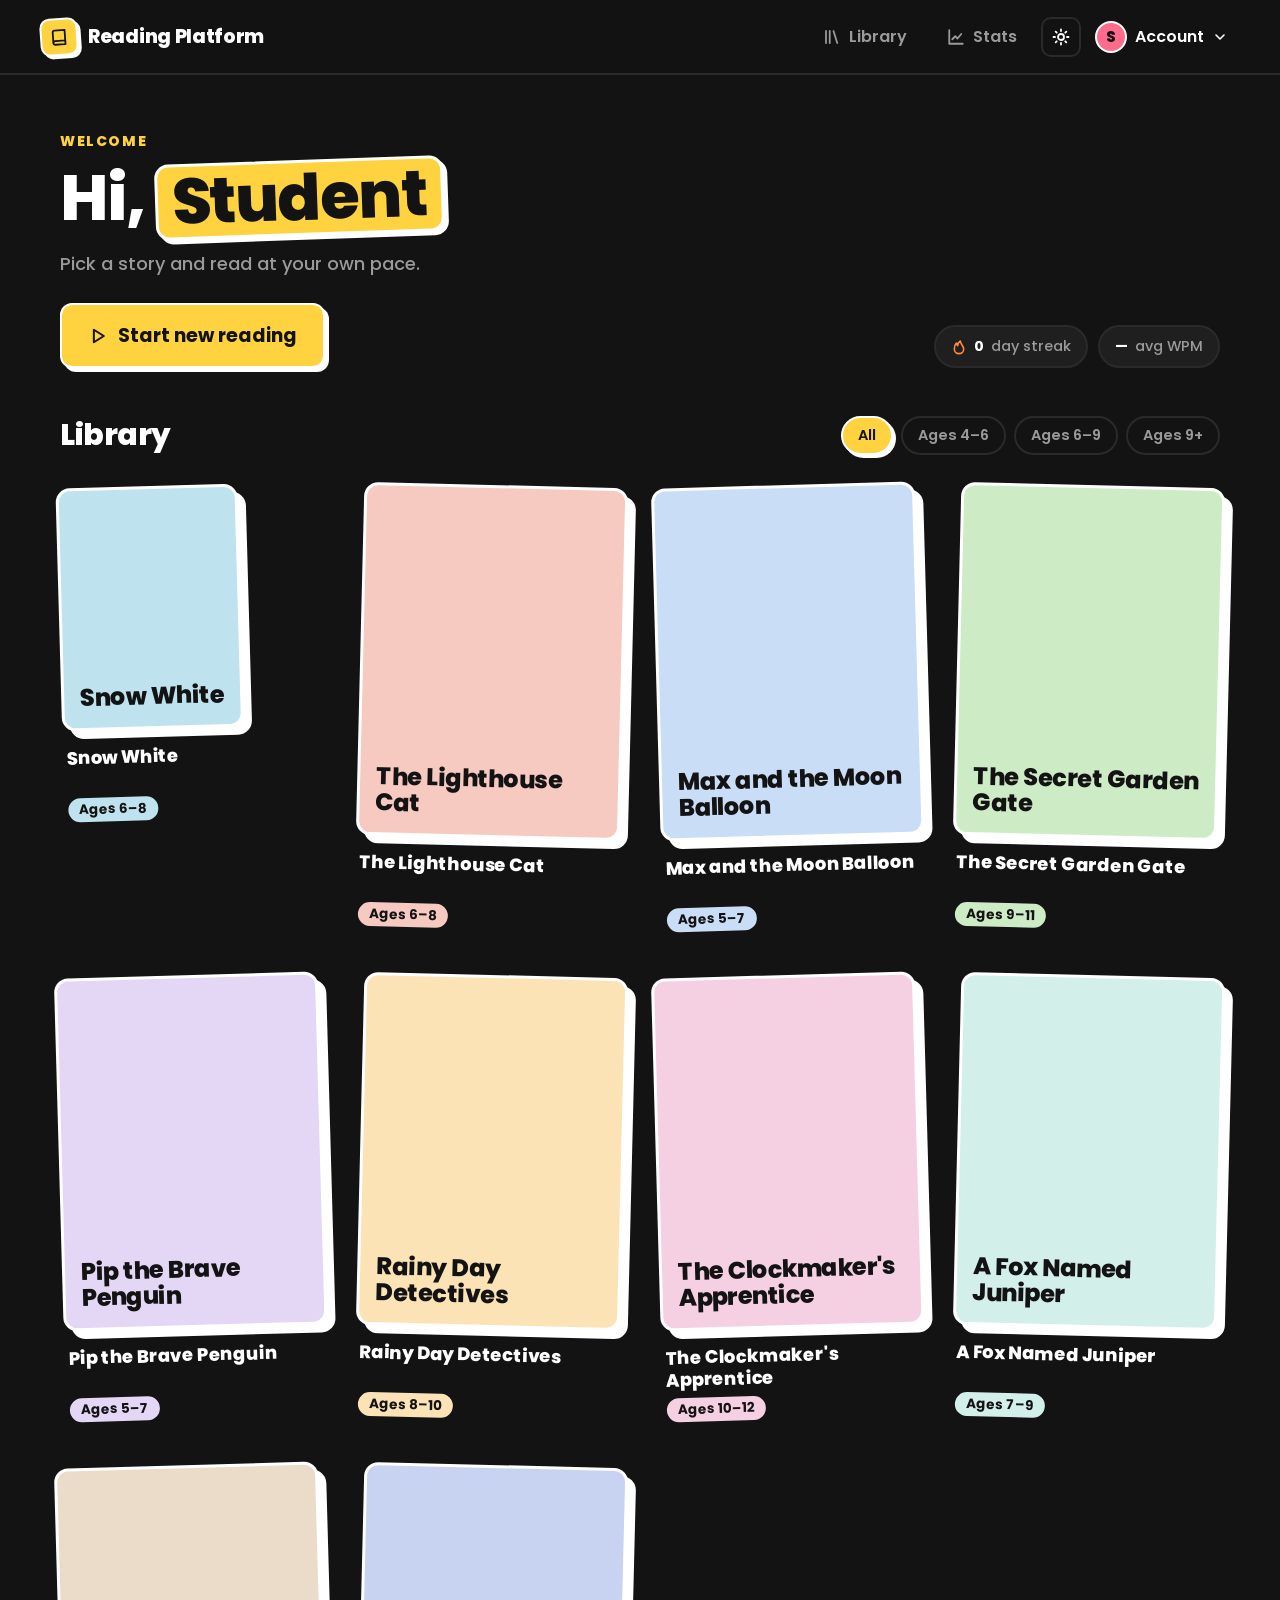
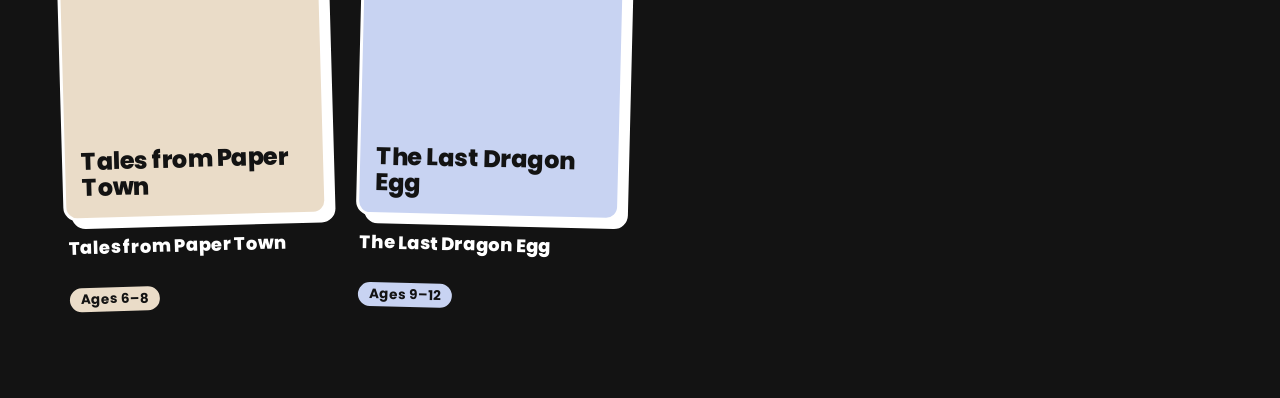
<file: index.html>
<!DOCTYPE html>
<html lang="en" data-theme="dark">
<head>
  <meta charset="UTF-8" />
  <meta name="viewport" content="width=device-width, initial-scale=1, viewport-fit=cover" />
  <title>Reading Platform</title>
  <link rel="preconnect" href="https://fonts.googleapis.com" />
  <link rel="preconnect" href="https://fonts.gstatic.com" crossorigin />
  <link href="https://fonts.googleapis.com/css2?family=Poppins:wght@400;500;600;700;800&display=swap" rel="stylesheet" />
  <link rel="stylesheet" href="css/styles.css" />
</head>
<body>
  <div id="app"></div>
  <script src="js/data.js"></script>
  <script src="js/app.js"></script>
</body>
</html>
</file>
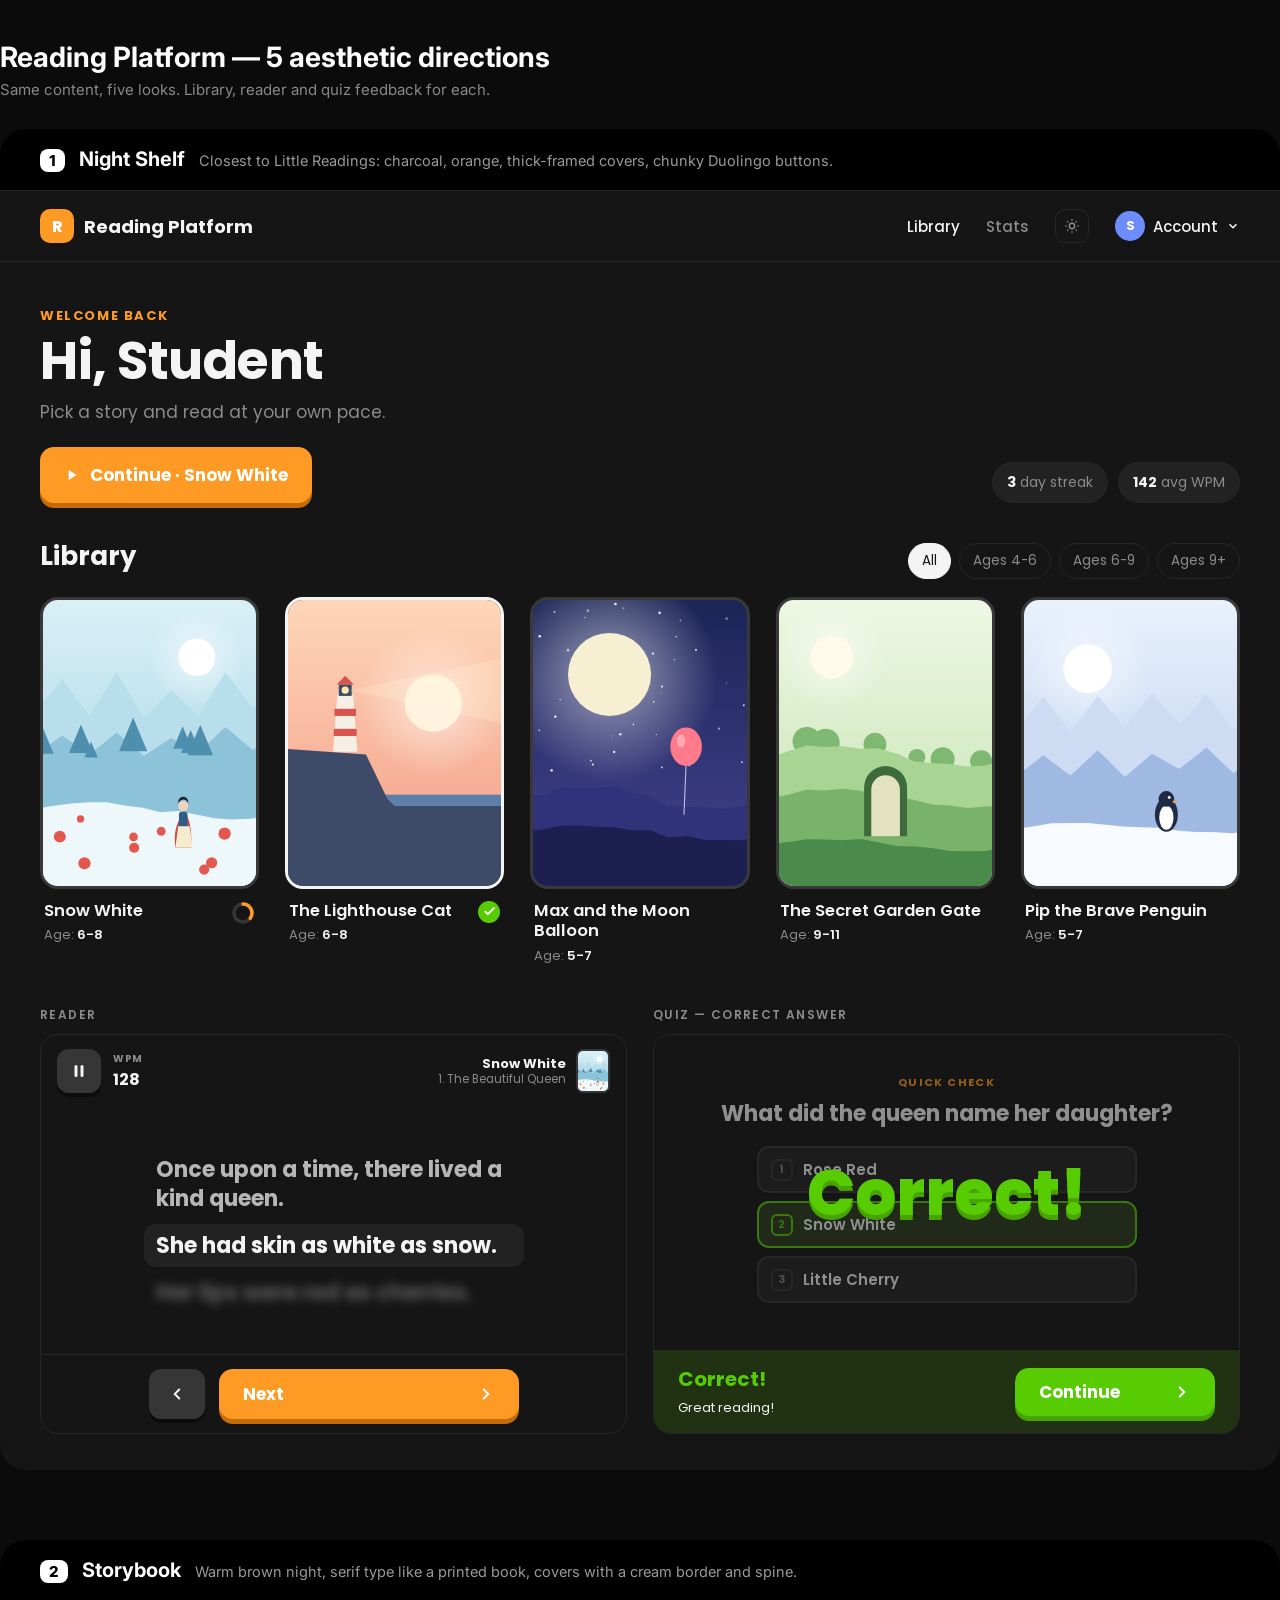
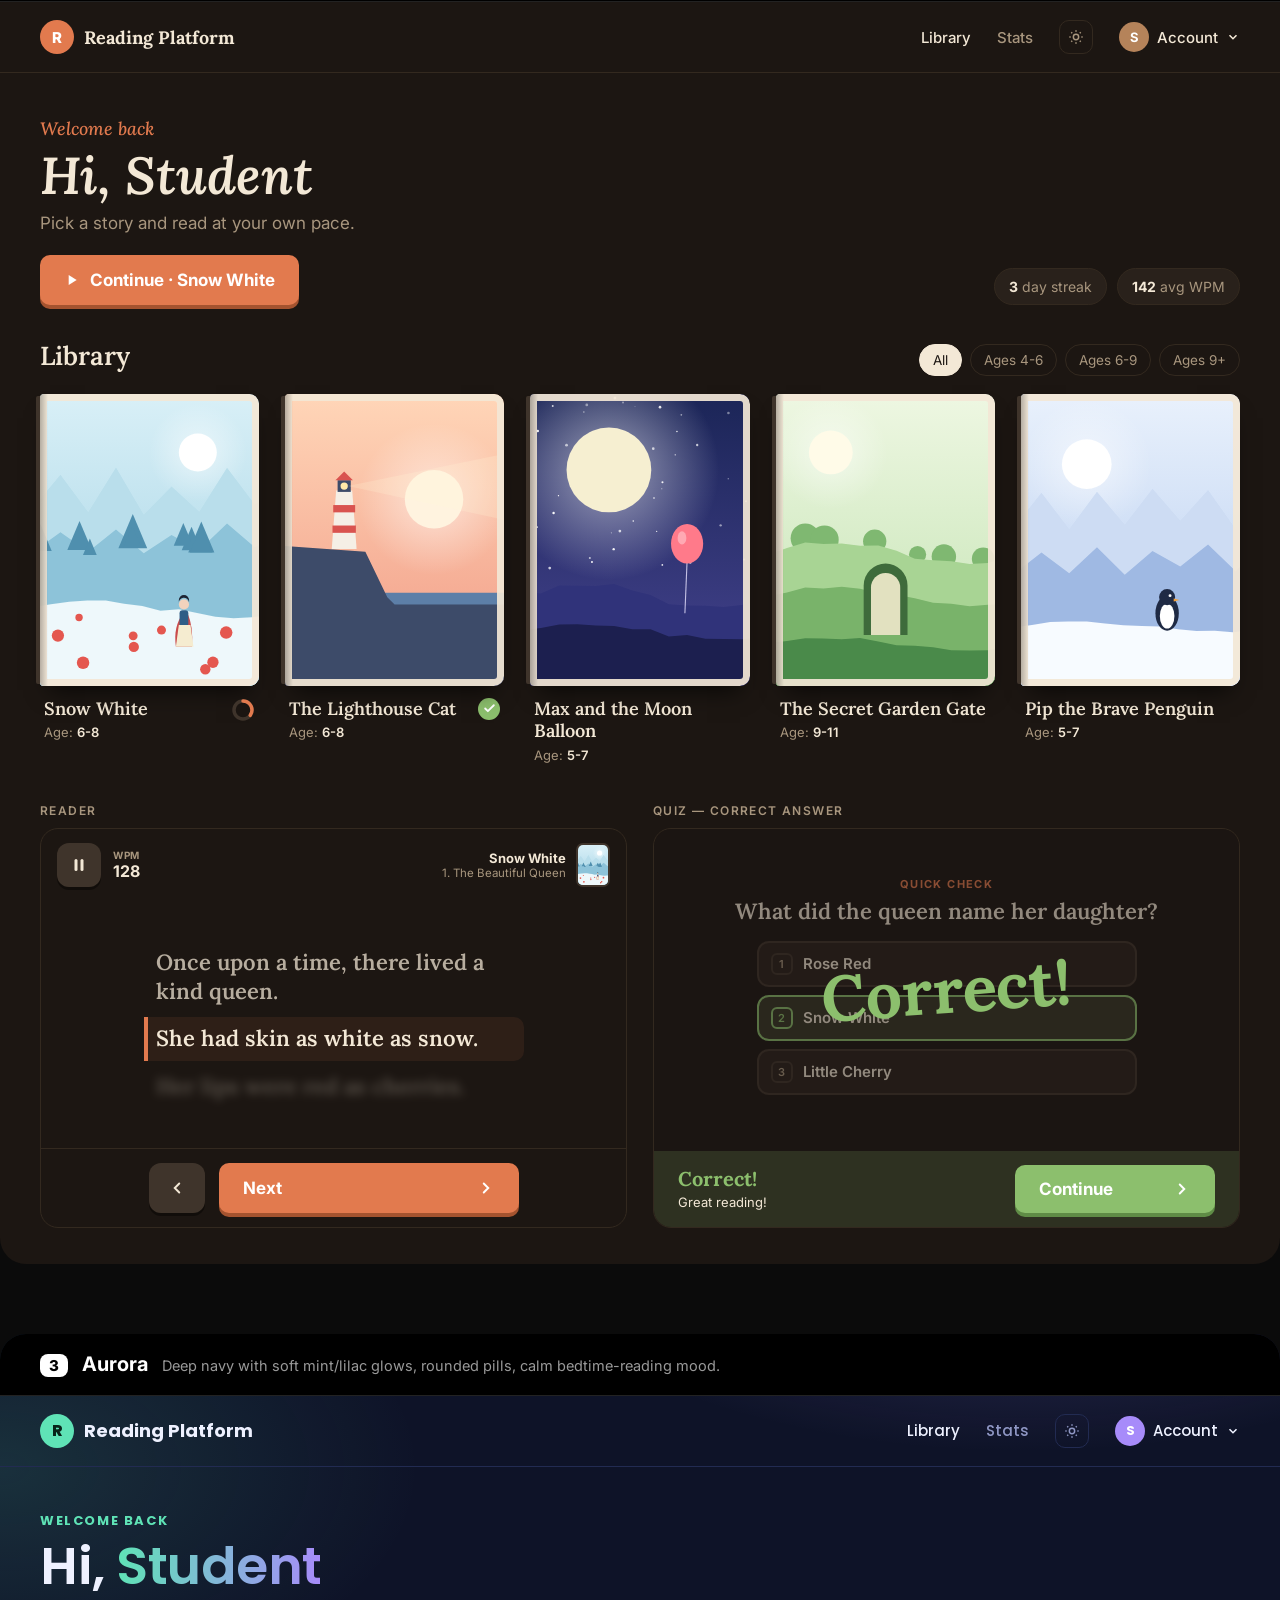
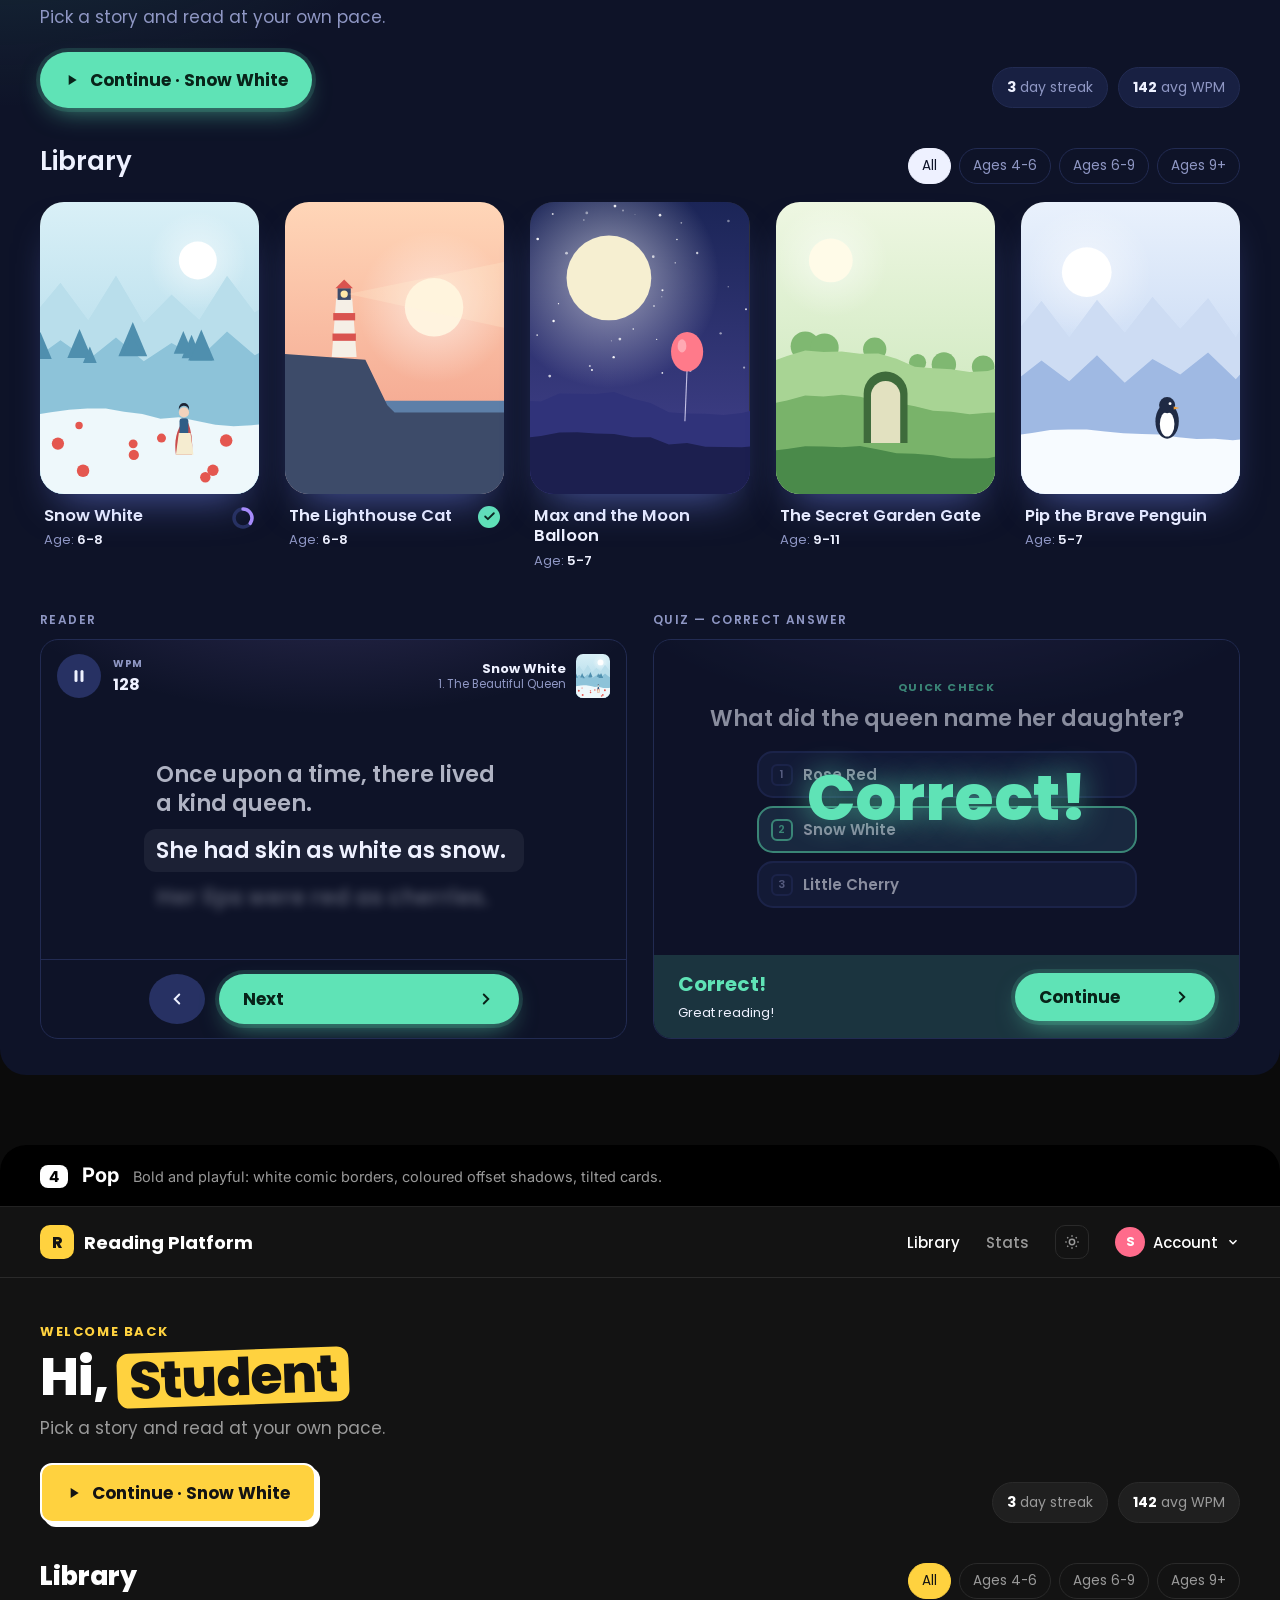
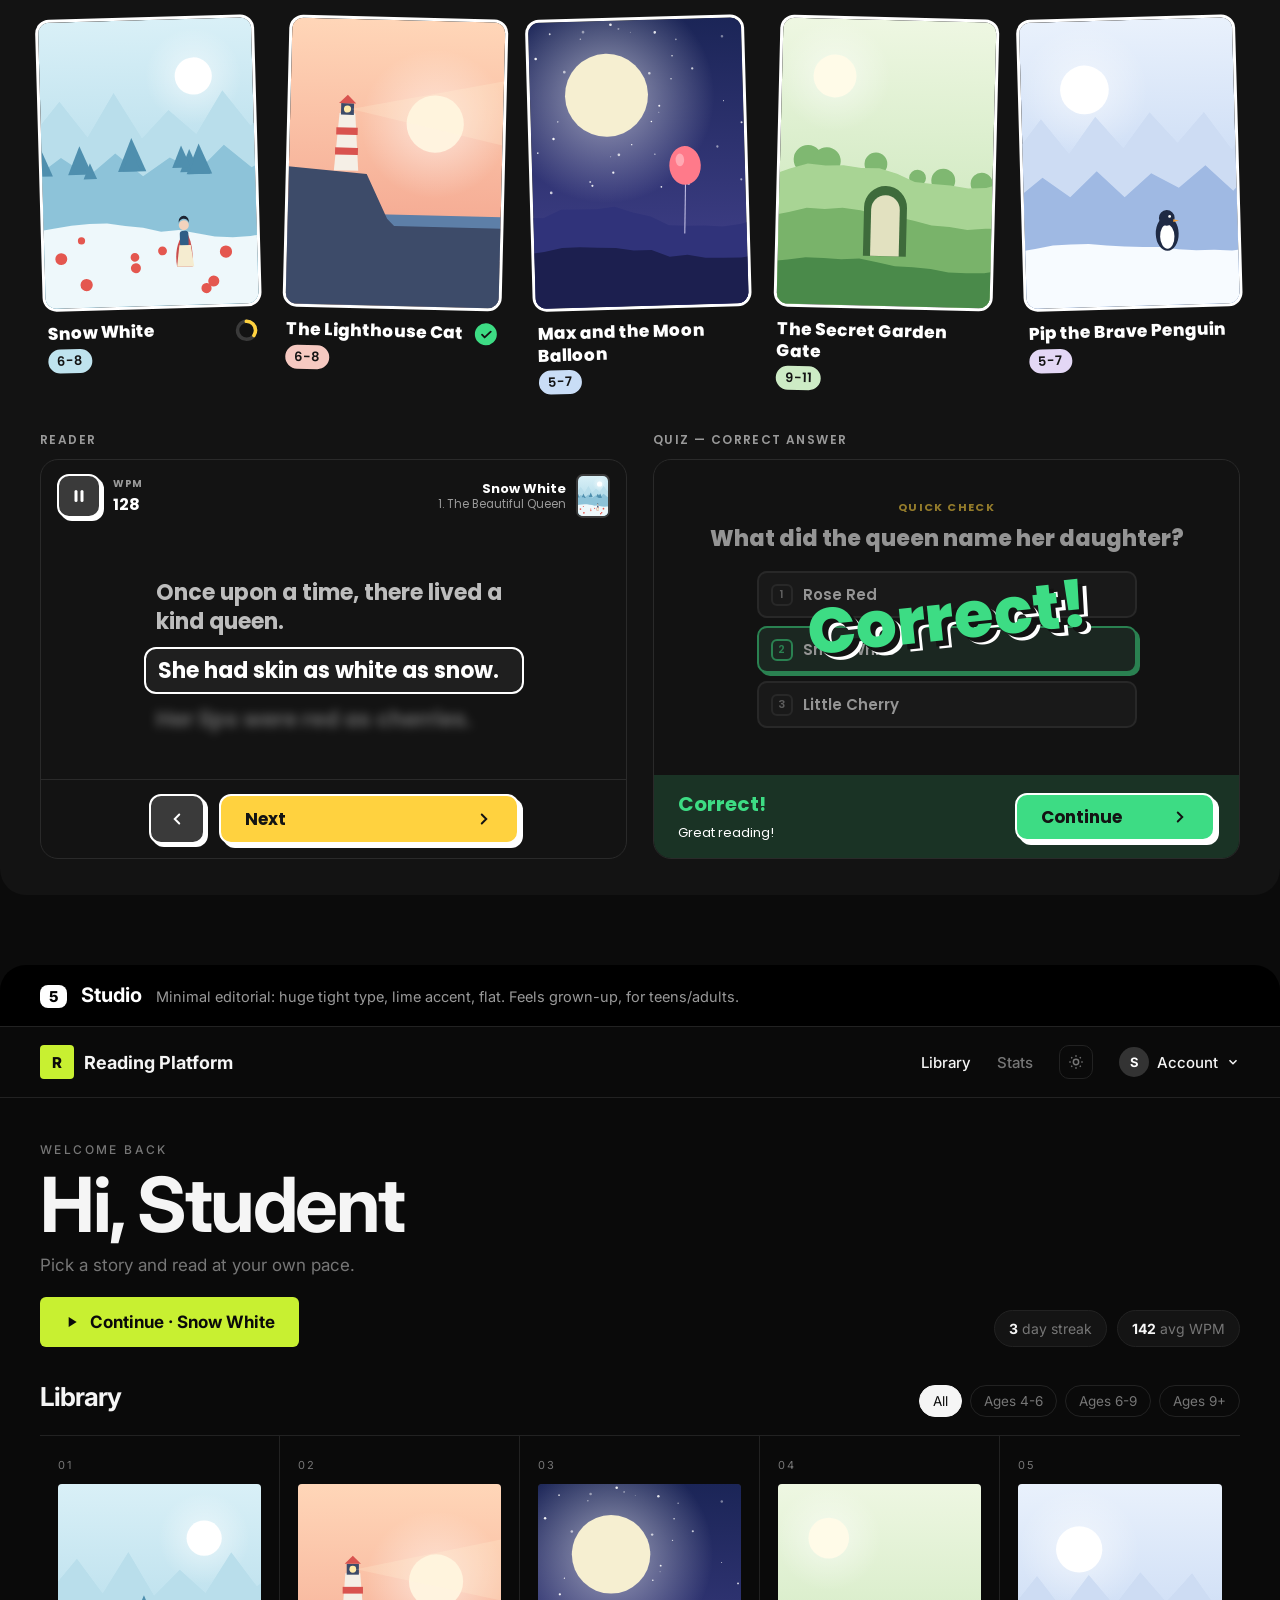
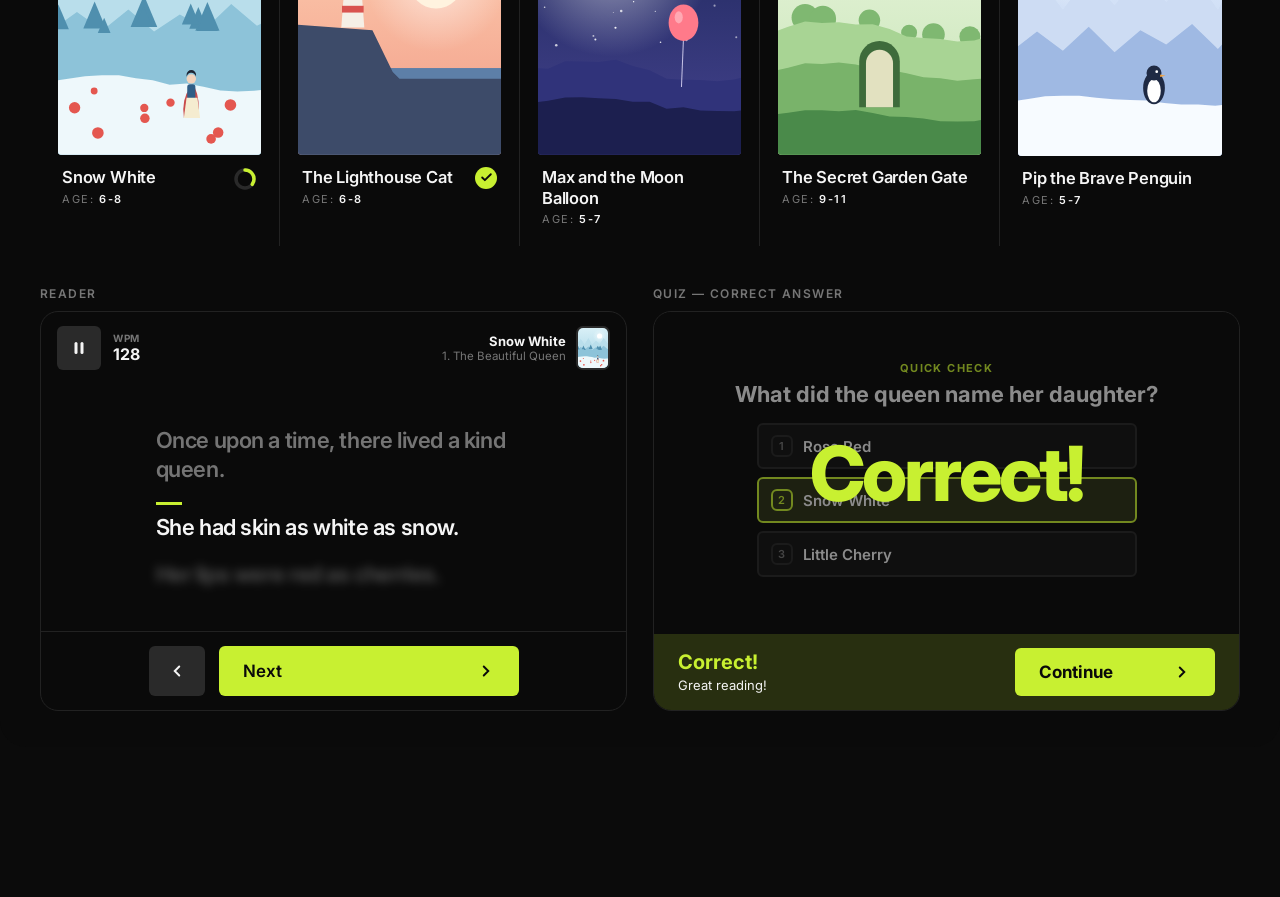
<file: design-options.html>
<!DOCTYPE html>
<html lang="en">
<head>
<meta charset="UTF-8" />
<meta name="viewport" content="width=device-width, initial-scale=1" />
<title>Reading Platform — 5 aesthetic directions</title>
<link rel="preconnect" href="https://fonts.googleapis.com" />
<link rel="preconnect" href="https://fonts.gstatic.com" crossorigin />
<link href="https://fonts.googleapis.com/css2?family=Inter:wght@400;500;600;700;800&family=Lora:ital,wght@0,500;0,600;0,700;1,500;1,600&family=Poppins:wght@400;500;600;700;800&display=swap" rel="stylesheet" />
<style>
  * { box-sizing: border-box; }
  body { margin: 0; background: #0b0b0b; color: #ddd; font-family: Inter, system-ui, sans-serif; padding: 40px 0 80px; }
  .doc-title { width: 1280px; margin: 0 auto 30px; font-size: 15px; color: #888; }
  .doc-title h1 { color: #fff; font-size: 28px; margin: 0 0 6px; }

  /* ================= Board scaffold ================= */
  .board {
    width: 1280px; margin: 0 auto 70px; padding: 0 0 36px; border-radius: 26px; overflow: hidden;
    background: var(--bg); color: var(--text); font-family: var(--font-ui);
  }
  .board-label {
    display: flex; align-items: baseline; gap: 14px; padding: 18px 40px; background: #000; color: #fff;
    font-family: Inter, sans-serif; border-bottom: 1px solid #222;
  }
  .board-label b { font-size: 20px; }
  .board-label span { color: #999; font-size: 14.5px; }
  .board-label .num { background: #fff; color: #000; border-radius: 8px; padding: 2px 9px; font-weight: 800; font-size: 15px; }

  .hdr { display: flex; align-items: center; justify-content: space-between; padding: 18px 40px; border-bottom: 1px solid var(--border); }
  .brand { display: flex; align-items: center; gap: 10px; font-weight: 700; font-size: 18px; font-family: var(--font-display); }
  .brand-mark { width: 34px; height: 34px; border-radius: var(--mark-radius, 10px); background: var(--accent); color: var(--accent-ink); display: grid; place-items: center; font-weight: 800; font-family: var(--font-ui); font-size: 15px; }
  .nav { display: flex; align-items: center; gap: 26px; font-size: 15px; color: var(--muted); font-weight: 500; }
  .nav .on { color: var(--text); }
  .acct { display: flex; align-items: center; gap: 8px; color: var(--text); }
  .avatar { width: 30px; height: 30px; border-radius: 50%; background: var(--avatar, #6c8cff); color: #fff; display: grid; place-items: center; font-size: 13px; font-weight: 700; }
  .modebtn { width: 34px; height: 34px; border-radius: 10px; display: grid; place-items: center; border: 1px solid var(--border); color: var(--muted); }

  .hero { padding: 44px 40px 34px; display: flex; justify-content: space-between; align-items: flex-end; }
  .eyebrow { font-size: 13px; letter-spacing: 1.6px; text-transform: uppercase; color: var(--accent); font-weight: 700; margin-bottom: 8px; }
  .hello { font-family: var(--font-display); font-size: 52px; font-weight: var(--display-weight, 700); line-height: 1.05; letter-spacing: var(--display-track, -0.5px); margin: 0; }
  .sub { color: var(--muted); font-size: 17px; margin: 10px 0 0; }
  .stats-mini { display: flex; gap: 10px; }
  .pill { padding: 9px 14px; border-radius: 999px; background: var(--surface); border: 1px solid var(--border); font-size: 14px; color: var(--muted); }
  .pill b { color: var(--text); }

  .btn {
    display: inline-flex; align-items: center; gap: 10px; border: 0; font-family: var(--font-ui);
    background: var(--accent); color: var(--accent-ink); font-weight: 700; font-size: 17px;
    padding: 15px 24px; border-radius: var(--btn-radius); box-shadow: var(--btn-shadow);
  }
  .btn.green { background: var(--success); color: var(--success-ink, #fff); box-shadow: var(--btn-shadow-green); }

  .lib-head { display: flex; justify-content: space-between; align-items: baseline; padding: 0 40px 18px; }
  .lib-head h2 { font-family: var(--font-display); font-size: 26px; margin: 0; font-weight: var(--display-weight, 700); }
  .filters { display: flex; gap: 8px; }
  .filters span { font-size: 13.5px; padding: 7px 13px; border-radius: 999px; border: 1px solid var(--border); color: var(--muted); }
  .filters span.on { background: var(--text); color: var(--bg); border-color: var(--text); }

  .grid { display: grid; grid-template-columns: repeat(5, 1fr); gap: 26px; padding: 0 40px 40px; }
  .card { position: relative; }
  .cover { position: relative; aspect-ratio: 3/4; overflow: hidden; border-radius: var(--cover-radius); border: var(--cover-border); box-shadow: var(--cover-shadow); background: #333; }
  .cover svg { position: absolute; inset: 0; width: 100%; height: 100%; display: block; }
  .meta { display: flex; justify-content: space-between; align-items: flex-start; gap: 8px; padding: 12px 4px 0; }
  .title { font-weight: 600; font-size: 16.5px; line-height: 1.25; font-family: var(--font-title, var(--font-ui)); }
  .age { margin-top: 4px; font-size: 13px; color: var(--muted); }
  .age b { color: var(--text); font-weight: 600; }
  .ring { flex: none; transform: rotate(-90deg); }
  .ring .bg { stroke: var(--surface-2); }
  .ring .fg { stroke: var(--accent); }
  .check { flex: none; width: 22px; height: 22px; border-radius: 50%; background: var(--success); color: var(--success-ink, #fff); display: grid; place-items: center; }

  /* ================= Reader + quiz frames ================= */
  .frames { display: grid; grid-template-columns: 1fr 1fr; gap: 26px; padding: 0 40px; }
  .frame-cap { font-size: 12px; text-transform: uppercase; letter-spacing: 1.4px; color: var(--muted); margin-bottom: 10px; font-weight: 600; }
  .screen { height: 400px; border-radius: 18px; border: 1px solid var(--border); background: var(--reader-bg, var(--bg)); display: flex; flex-direction: column; overflow: hidden; position: relative; }
  .r-top { display: flex; justify-content: space-between; align-items: center; padding: 14px 16px; }
  .r-left { display: flex; gap: 12px; align-items: center; }
  .sq { width: 44px; height: 44px; border-radius: var(--sq-radius, 12px); background: var(--surface-2); display: grid; place-items: center; color: var(--text); box-shadow: var(--sq-shadow); }
  .wpm small { display: block; font-size: 10px; color: var(--muted); font-weight: 700; letter-spacing: .5px; }
  .wpm b { font-size: 16px; }
  .r-right { display: flex; gap: 10px; align-items: center; text-align: right; font-size: 13px; line-height: 1.25; }
  .r-right small { display: block; font-size: 11.5px; color: var(--muted); }
  .mini { width: 34px; height: 44px; border-radius: 7px; overflow: hidden; position: relative; border: var(--mini-border, 2px solid var(--surface-2)); }
  .mini svg { position: absolute; inset: 0; width: 100%; height: 100%; }
  .r-stage { flex: 1; display: flex; flex-direction: column; justify-content: center; align-items: center; padding: 0 30px; overflow: hidden; }
  .sent { width: 100%; max-width: 380px; font-family: var(--font-read); font-weight: var(--read-weight, 700); font-size: 22px; line-height: 1.32; padding: 7px 12px; border-radius: 12px; margin: 2px 0; }
  .sent.read { opacity: .72; }
  .sent.cur { background: var(--current-bg, var(--surface)); box-shadow: var(--current-shadow, none); }
  .sent.up { filter: blur(5px); opacity: .3; }
  .r-bottom { display: flex; justify-content: center; gap: 14px; padding: 14px; border-top: 1px solid var(--border); }
  .r-bottom .sq { width: 56px; height: 50px; }
  .r-bottom .btn { width: 300px; justify-content: space-between; height: 50px; }

  .q { flex: 1; display: flex; flex-direction: column; align-items: center; justify-content: center; padding: 0 30px; position: relative; }
  .q-label { font-size: 11px; letter-spacing: 1.4px; color: var(--accent); font-weight: 700; text-transform: uppercase; margin-bottom: 6px; }
  .q h3 { font-family: var(--font-display); font-size: 22px; margin: 0 0 16px; text-align: center; font-weight: var(--display-weight, 700); }
  .opt { width: 100%; max-width: 380px; display: flex; gap: 10px; align-items: center; padding: 10px 12px; border-radius: var(--opt-radius, 12px); border: 2px solid var(--surface-2); background: var(--surface); margin-bottom: 8px; font-weight: 600; font-size: 15px; }
  .opt .k { width: 22px; height: 22px; border-radius: 6px; border: 2px solid var(--surface-2); display: grid; place-items: center; font-size: 11px; color: var(--muted); }
  .opt.ok { border-color: var(--success); background: color-mix(in srgb, var(--success) 14%, var(--surface)); }
  .opt.ok .k { border-color: var(--success); color: var(--success); }
  .correct-big { position: absolute; inset: 0; display: grid; place-items: center; background: color-mix(in srgb, var(--reader-bg, var(--bg)) 45%, transparent); }
  .correct-big span { font-family: var(--font-display); font-size: 64px; font-weight: 800; color: var(--success); text-shadow: var(--correct-shadow); transform: rotate(var(--correct-rot, 0deg)); }
  .fb { display: flex; justify-content: space-between; align-items: center; padding: 14px 24px; background: color-mix(in srgb, var(--success) 16%, var(--reader-bg, var(--bg))); }
  .fb b { color: var(--success); font-size: 20px; font-family: var(--font-display); display: block; }
  .fb small { font-size: 13px; }
  .fb .btn { width: 200px; justify-content: space-between; height: 48px; }

  /* =================================================================
     1 — NIGHT SHELF  (closest to Little Readings)
     ================================================================= */
  .o1 {
    --bg: #151515; --surface: #222; --surface-2: #363636; --border: #262626; --text: #f4f4f4; --muted: #8b8b8b;
    --accent: #ff9a25; --accent-ink: #fff; --success: #58cc02;
    --font-ui: Poppins, sans-serif; --font-display: Poppins, sans-serif; --font-read: Poppins, sans-serif;
    --btn-radius: 14px; --btn-shadow: 0 5px 0 #c46c0a; --btn-shadow-green: 0 5px 0 #46a302;
    --cover-radius: 18px; --cover-border: 3px solid #393939; --cover-shadow: none;
    --sq-shadow: 0 4px 0 #0c0c0c; --correct-shadow: 0 5px 0 #46a302;
  }
  .o1 .card.hl .cover { border-color: #f4f4f4; }

  /* =================================================================
     2 — STORYBOOK  (warm, serif, feels like a printed book)
     ================================================================= */
  .o2 {
    --bg: #1c1612; --surface: #29211b; --surface-2: #3f342b; --border: #33291f; --text: #f3e8d6; --muted: #a8967e;
    --accent: #e27a4e; --accent-ink: #fff; --success: #8cbf6d; --avatar: #b5835a;
    --font-ui: Inter, sans-serif; --font-display: Lora, serif; --font-read: Lora, serif; --font-title: Lora, serif;
    --display-weight: 600; --display-track: 0; --read-weight: 600;
    --btn-radius: 10px; --btn-shadow: 0 4px 0 #a4532f; --btn-shadow-green: 0 4px 0 #5f8c46;
    --cover-radius: 4px 10px 10px 4px; --cover-border: 0; --cover-shadow: -6px 0 0 -2px #3f342b, 0 14px 22px -10px rgba(0,0,0,.7);
    --mark-radius: 50%; --sq-shadow: 0 3px 0 #110d0a; --correct-shadow: none; --correct-rot: -4deg;
    --current-bg: transparent; --current-shadow: inset 4px 0 0 var(--accent);
  }
  .o2 .hello { font-style: italic; }
  .o2 .cover::before { content: ""; position: absolute; z-index: 2; inset: 0; box-shadow: inset 0 0 0 7px rgba(243,232,214,.92); border-radius: inherit; }
  .o2 .cover::after { content: ""; position: absolute; z-index: 2; left: 0; top: 0; bottom: 0; width: 8px; background: linear-gradient(90deg, rgba(0,0,0,.25), transparent); }
  .o2 .title { font-size: 18px; font-weight: 600; }
  .o2 .sent.cur { border-radius: 0 10px 10px 0; background: color-mix(in srgb, var(--accent) 9%, transparent); }
  .o2 .eyebrow { font-family: Lora, serif; font-style: italic; text-transform: none; letter-spacing: 0; font-size: 18px; font-weight: 500; }

  /* =================================================================
     3 — AURORA  (cool night sky, soft glows, calm)
     ================================================================= */
  .o3 {
    --bg: #0e1328; --surface: #182042; --surface-2: #273163; --border: #222b52; --text: #eef1ff; --muted: #8f97c4;
    --accent: #5fe3b6; --accent-ink: #082319; --success: #5fe3b6; --success-ink: #082319; --avatar: #a78bfa;
    --font-ui: Poppins, sans-serif; --font-display: Poppins, sans-serif; --font-read: Poppins, sans-serif;
    --display-weight: 600; --read-weight: 600;
    --btn-radius: 999px; --btn-shadow: 0 0 0 4px rgba(95,227,182,.15), 0 10px 26px -8px rgba(95,227,182,.6); --btn-shadow-green: var(--btn-shadow);
    --cover-radius: 24px; --cover-border: 0; --cover-shadow: 0 22px 40px -18px rgba(120,140,255,.55);
    --sq-radius: 50%; --sq-shadow: none; --correct-shadow: 0 0 30px rgba(95,227,182,.7);
    --current-bg: rgba(255,255,255,.06); --opt-radius: 16px; --mark-radius: 50%; --mini-border: 0;
  }
  .o3.board { background: radial-gradient(900px 420px at 80% -10%, rgba(167,139,250,.28), transparent 60%), radial-gradient(700px 400px at 0% 10%, rgba(95,227,182,.14), transparent 60%), var(--bg); }
  .o3 .screen { background: radial-gradient(500px 220px at 50% -20%, rgba(167,139,250,.2), transparent 70%), var(--bg); }
  .o3 .hello span { background: linear-gradient(90deg, #5fe3b6, #a78bfa); -webkit-background-clip: text; background-clip: text; color: transparent; }
  .o3 .ring .fg { stroke: #a78bfa; }

  /* =================================================================
     4 — POP  (bold, playful, comic-book borders)
     ================================================================= */
  .o4 {
    --bg: #131313; --surface: #1f1f1f; --surface-2: #3a3a3a; --border: #2a2a2a; --text: #fff; --muted: #9a9a9a;
    --accent: #ffd23f; --accent-ink: #131313; --success: #3ddc84; --success-ink: #131313; --avatar: #ff6b8b;
    --font-ui: Poppins, sans-serif; --font-display: Poppins, sans-serif; --font-read: Poppins, sans-serif;
    --display-weight: 800; --display-track: -1px;
    --btn-radius: 12px; --btn-shadow: 4px 4px 0 #fff; --btn-shadow-green: 4px 4px 0 #fff;
    --cover-radius: 14px; --cover-border: 3px solid #fff; --cover-shadow: 7px 7px 0 var(--c);
    --sq-shadow: 3px 3px 0 #fff; --correct-shadow: 5px 5px 0 #131313, 8px 8px 0 #fff; --correct-rot: -6deg; --opt-radius: 10px;
    --mark-radius: 10px;
  }
  .o4 .btn, .o4 .sq { border: 2.5px solid #fff; }
  .o4 .card:nth-child(odd) { transform: rotate(-1.6deg); }
  .o4 .card:nth-child(even) { transform: rotate(1.4deg); }
  .o4 .title { font-weight: 800; font-size: 17px; }
  .o4 .age { display: inline-block; padding: 2px 9px; border-radius: 999px; background: var(--c); color: #131313; font-weight: 700; }
  .o4 .age b { color: #131313; }
  .o4 .hello span { background: var(--accent); color: #131313; padding: 0 12px; border-radius: 12px; display: inline-block; transform: rotate(-2deg); }
  .o4 .sent.cur { border: 2.5px solid #fff; background: var(--surface); }
  .o4 .opt { border-width: 2.5px; }
  .o4 .opt.ok { border-color: var(--success); box-shadow: 3px 3px 0 var(--success); }
  .o4 .filters span.on { background: var(--accent); border-color: var(--accent); }

  /* =================================================================
     5 — STUDIO  (minimal, editorial, for older students)
     ================================================================= */
  .o5 {
    --bg: #0a0a0a; --surface: #141414; --surface-2: #2a2a2a; --border: #222; --text: #f5f5f5; --muted: #767676;
    --accent: #c8f031; --accent-ink: #0a0a0a; --success: #c8f031; --success-ink: #0a0a0a; --avatar: #333;
    --font-ui: Inter, sans-serif; --font-display: "Inter Display", Inter, sans-serif; --font-read: Inter, sans-serif;
    --display-weight: 700; --display-track: -2.5px; --read-weight: 600;
    --btn-radius: 6px; --btn-shadow: none; --btn-shadow-green: none;
    --cover-radius: 4px; --cover-border: 0; --cover-shadow: none;
    --sq-radius: 6px; --sq-shadow: none; --correct-shadow: none; --opt-radius: 6px; --mark-radius: 4px;
    --current-bg: transparent;
  }
  .o5 .hello { font-size: 76px; }
  .o5 .eyebrow { color: var(--muted); font-weight: 500; letter-spacing: 2.4px; font-size: 12px; }
  .o5 .grid { gap: 0; border-top: 1px solid var(--border); margin: 0 40px 40px; padding: 0; }
  .o5 .card { padding: 22px 18px 20px; border-right: 1px solid var(--border); }
  .o5 .card:last-child { border-right: 0; }
  .o5 .title { font-weight: 600; letter-spacing: -0.2px; }
  .o5 .age { text-transform: uppercase; letter-spacing: 1.6px; font-size: 11px; }
  .o5 .num-idx { font-size: 11px; color: var(--muted); letter-spacing: 1.6px; margin-bottom: 12px; display: block; }
  .o5 .sent { letter-spacing: -0.4px; }
  .o5 .sent.cur { color: var(--text); }
  .o5 .sent.cur::before { content: ""; display: block; width: 26px; height: 3px; background: var(--accent); margin-bottom: 8px; }
  .o5 .sent.read { opacity: .45; }
  .o5 .correct-big span { letter-spacing: -3px; font-size: 76px; }
  .o5 .lib-head h2 { letter-spacing: -1px; }
  .o5 .r-bottom .btn { font-weight: 600; }
</style>
</head>
<body>
<div class="doc-title"><h1>Reading Platform — 5 aesthetic directions</h1>Same content, five looks. Library, reader and quiz feedback for each.</div>
<div id="boards"></div>

<script src="js/data.js"></script>
<script src="js/covers.js"></script>
<script>
const OPTIONS = [
  { cls: "o1", name: "Night Shelf", desc: "Closest to Little Readings: charcoal, orange, thick-framed covers, chunky Duolingo buttons." },
  { cls: "o2", name: "Storybook", desc: "Warm brown night, serif type like a printed book, covers with a cream border and spine." },
  { cls: "o3", name: "Aurora", desc: "Deep navy with soft mint/lilac glows, rounded pills, calm bedtime-reading mood." },
  { cls: "o4", name: "Pop", desc: "Bold and playful: white comic borders, coloured offset shadows, tilted cards." },
  { cls: "o5", name: "Studio", desc: "Minimal editorial: huge tight type, lime accent, flat. Feels grown-up, for teens/adults." },
];
const books = BOOKS.slice(0, 5);
const IC = {
  pause: '<svg width="18" height="18" viewBox="0 0 24 24" fill="currentColor"><rect x="6" y="4" width="4" height="16" rx="2"/><rect x="14" y="4" width="4" height="16" rx="2"/></svg>',
  right: '<svg width="18" height="18" viewBox="0 0 24 24" fill="none" stroke="currentColor" stroke-width="2.6" stroke-linecap="round"><path d="M9 18l6-6-6-6"/></svg>',
  left: '<svg width="18" height="18" viewBox="0 0 24 24" fill="none" stroke="currentColor" stroke-width="2.6" stroke-linecap="round"><path d="M15 18l-6-6 6-6"/></svg>',
  play: '<svg width="16" height="16" viewBox="0 0 24 24" fill="currentColor"><path d="M7 4.5v15l12-7.5z"/></svg>',
  check: '<svg width="13" height="13" viewBox="0 0 24 24" fill="none" stroke="currentColor" stroke-width="3.4" stroke-linecap="round" stroke-linejoin="round"><path d="M20 6L9 17l-5-5"/></svg>',
  sun: '<svg width="16" height="16" viewBox="0 0 24 24" fill="none" stroke="currentColor" stroke-width="2.2"><circle cx="12" cy="12" r="4"/><path d="M12 2v2M12 20v2M4.9 4.9l1.4 1.4M17.7 17.7l1.4 1.4M2 12h2M20 12h2M4.9 19.1l1.4-1.4M17.7 6.3l1.4-1.4"/></svg>',
  down: '<svg width="14" height="14" viewBox="0 0 24 24" fill="none" stroke="currentColor" stroke-width="2.6"><path d="M6 9l6 6 6-6"/></svg>',
};
const ring = (pct) => { const C = 2 * Math.PI * 9; return `<svg class="ring" width="24" height="24" viewBox="0 0 24 24"><circle class="bg" cx="12" cy="12" r="9" fill="none" stroke-width="3.5"/><circle class="fg" cx="12" cy="12" r="9" fill="none" stroke-width="3.5" stroke-linecap="round" stroke-dasharray="${C}" stroke-dashoffset="${C*(1-pct)}"/></svg>`; };
const ageTxt = (a) => a.replace("Ages ", "").replace("–", "-");

function board(o, n) {
  const sw = BOOKS[0];
  const cards = books.map((b, i) => `
    <div class="card ${i === 1 && o.cls === 'o1' ? 'hl' : ''}" style="--c:${b.coverColor}">
      ${o.cls === 'o5' ? `<span class="num-idx">0${i + 1}</span>` : ''}
      <div class="cover">${coverSVG(b.id)}</div>
      <div class="meta">
        <div><div class="title">${b.title}</div><div class="age">${o.cls === 'o4' ? '' : 'Age: '}<b>${ageTxt(b.ageRange)}</b></div></div>
        ${i === 0 ? ring(0.35) : i === 1 ? `<span class="check">${IC.check}</span>` : ''}
      </div>
    </div>`).join("");

  return `<section class="board ${o.cls}">
    <div class="board-label"><span class="num">${n}</span><b>${o.name}</b><span>${o.desc}</span></div>
    <div class="hdr">
      <div class="brand"><span class="brand-mark">R</span>Reading Platform</div>
      <div class="nav"><span class="on">Library</span><span>Stats</span><span class="modebtn">${IC.sun}</span><span class="acct"><span class="avatar">S</span>Account ${IC.down}</span></div>
    </div>
    <div class="hero">
      <div>
        <div class="eyebrow">Welcome back</div>
        <h1 class="hello">Hi, <span>Student</span></h1>
        <p class="sub">Pick a story and read at your own pace.</p>
        <div style="margin-top:22px"><button class="btn">${IC.play} Continue · Snow White</button></div>
      </div>
      <div class="stats-mini"><span class="pill"><b>3</b> day streak</span><span class="pill"><b>142</b> avg WPM</span></div>
    </div>
    <div class="lib-head"><h2>Library</h2><div class="filters"><span class="on">All</span><span>Ages 4-6</span><span>Ages 6-9</span><span>Ages 9+</span></div></div>
    <div class="grid">${cards}</div>
    <div class="frames">
      <div>
        <div class="frame-cap">Reader</div>
        <div class="screen">
          <div class="r-top">
            <div class="r-left"><span class="sq">${IC.pause}</span><span class="wpm"><small>WPM</small><b>128</b></span></div>
            <div class="r-right"><div><b>Snow White</b><small>1. The Beautiful Queen</small></div><span class="mini">${coverSVG(sw.id)}</span></div>
          </div>
          <div class="r-stage">
            <p class="sent read">Once upon a time, there lived a kind queen.</p>
            <p class="sent cur">She had skin as white as snow.</p>
            <p class="sent up">Her lips were red as cherries.</p>
          </div>
          <div class="r-bottom"><span class="sq">${IC.left}</span><button class="btn"><span>Next</span>${IC.right}</button></div>
        </div>
      </div>
      <div>
        <div class="frame-cap">Quiz — correct answer</div>
        <div class="screen">
          <div class="q">
            <div class="q-label">Quick check</div>
            <h3>What did the queen name her daughter?</h3>
            <div class="opt"><span class="k">1</span>Rose Red</div>
            <div class="opt ok"><span class="k">2</span>Snow White</div>
            <div class="opt"><span class="k">3</span>Little Cherry</div>
            <div class="correct-big"><span>Correct!</span></div>
          </div>
          <div class="fb"><div><b>Correct!</b><small>Great reading!</small></div><button class="btn green"><span>Continue</span>${IC.right}</button></div>
        </div>
      </div>
    </div>
  </section>`;
}
document.getElementById("boards").innerHTML = OPTIONS.map((o, i) => board(o, i + 1)).join("");
</script>
</body>
</html>
</file>
<file: css/styles.css>
/* ==========================================================================
   Reading Platform — "Pop" theme
   Bold comic borders, coloured offset shadows, tilted cards, chunky buttons.
   ========================================================================== */

:root {
  --accent: #ffd23f;
  --success: #3ddc84;
  --danger: #ff5c5c;
  --on-color: #131313;      /* text on yellow / green / red / pastel covers */
  --radius: 14px;
  --font: "Poppins", system-ui, -apple-system, "Segoe UI", sans-serif;
}
[data-theme="dark"] {
  --bg: #131313;
  --surface: #1f1f1f;
  --surface-2: #2a2a2a;
  --surface-3: #3a3a3a;
  --border: #2a2a2a;
  --text: #ffffff;
  --muted: #9a9a9a;
  --line: #ffffff;          /* comic outline + hard shadow colour */
}
[data-theme="light"] {
  --bg: #fff8ea;
  --surface: #ffffff;
  --surface-2: #f6eedd;
  --surface-3: #e6dcc6;
  --border: #ecdfc6;
  --text: #131313;
  --muted: #6f6a5e;
  --line: #131313;
}

* { box-sizing: border-box; }
html, body { margin: 0; }
body {
  background: var(--bg);
  color: var(--text);
  font-family: var(--font);
  font-weight: 500;
  -webkit-font-smoothing: antialiased;
  transition: background .2s, color .2s;
}
body.no-scroll { overflow: hidden; }
button { font: inherit; color: inherit; cursor: pointer; border: 0; background: none; }
button:disabled { cursor: not-allowed; }
a { color: inherit; text-decoration: none; }
h1, h2 { margin: 0; line-height: 1.1; }
.muted { color: var(--muted); }

/* ---------- Buttons ---------- */
.btn {
  display: inline-flex; align-items: center; justify-content: center; gap: 10px;
  padding: 14px 22px; border-radius: 12px;
  font-size: 18px; font-weight: 700;
  border: 2.5px solid var(--line);
  box-shadow: 4px 4px 0 var(--line);
  transition: transform .07s, box-shadow .07s, filter .15s;
}
.btn:active:not(:disabled) { transform: translate(4px, 4px); box-shadow: 0 0 0 var(--line); }
.btn:hover:not(:disabled) { filter: brightness(1.06); }
.btn-primary { background: var(--accent); color: var(--on-color); }
.btn-success { background: var(--success); color: var(--on-color); }
.btn-danger { background: var(--danger); color: var(--on-color); }
.btn:disabled { background: var(--surface-2); color: var(--muted); border-color: var(--surface-3); box-shadow: 4px 4px 0 var(--surface-3); }
.btn-lg { padding: 16px 26px; font-size: 19px; }
.btn-block { width: 100%; }

.icon-btn {
  width: 40px; height: 40px; border-radius: 10px;
  display: grid; place-items: center; color: var(--text);
  border: 2px solid var(--border);
}
.icon-btn:hover { border-color: var(--line); }

.square-btn {
  width: 58px; height: 58px; border-radius: 12px;
  display: grid; place-items: center;
  background: var(--surface); color: var(--text);
  border: 2.5px solid var(--line);
  box-shadow: 3px 3px 0 var(--line);
  transition: transform .07s, box-shadow .07s;
}
.square-btn:active:not(:disabled) { transform: translate(3px, 3px); box-shadow: 0 0 0 var(--line); }
.square-btn:disabled { color: var(--muted); border-color: var(--surface-3); box-shadow: 3px 3px 0 var(--surface-3); }

/* ---------- Header ---------- */
.topbar {
  position: sticky; top: 0; z-index: 20;
  display: flex; align-items: center; justify-content: space-between;
  padding: 14px clamp(16px, 4vw, 40px);
  background: color-mix(in srgb, var(--bg) 92%, transparent);
  backdrop-filter: blur(8px);
  border-bottom: 2px solid var(--border);
}
.brand { display: flex; align-items: center; gap: 10px; font-size: 19px; font-weight: 800; letter-spacing: -.3px; }
.brand-mark {
  width: 38px; height: 38px; border-radius: 10px; display: grid; place-items: center;
  background: var(--accent); color: var(--on-color);
  border: 2.5px solid var(--line); box-shadow: 3px 3px 0 var(--line);
  transform: rotate(-4deg);
}
.nav { display: flex; align-items: center; gap: 8px; }
.nav-link {
  display: flex; align-items: center; gap: 8px; padding: 8px 14px; border-radius: 10px;
  color: var(--muted); font-weight: 600; border: 2px solid transparent;
}
.nav-link:hover { color: var(--text); }
.nav-link.active { color: var(--on-color); background: var(--accent); border-color: var(--line); box-shadow: 3px 3px 0 var(--line); }

.account { position: relative; }
.account-btn {
  display: flex; align-items: center; gap: 8px; padding: 4px 10px 4px 4px; border-radius: 12px;
  color: var(--text); font-weight: 600; border: 2px solid transparent;
}
.account-btn:hover { border-color: var(--border); }
.avatar {
  width: 32px; height: 32px; border-radius: 50%; display: grid; place-items: center;
  background: #ff6b8b; color: var(--on-color); font-weight: 800; font-size: 15px;
  border: 2px solid var(--line);
}
.avatar-lg { width: 44px; height: 44px; font-size: 18px; }
.menu {
  position: absolute; right: 0; top: calc(100% + 10px); width: 280px;
  background: var(--surface); border: 2.5px solid var(--line); border-radius: var(--radius);
  padding: 8px; box-shadow: 6px 6px 0 var(--line);
  animation: fadeDown .15s ease-out;
}
.menu-head { display: flex; gap: 12px; align-items: center; padding: 8px 8px 12px; border-bottom: 2px solid var(--border); margin-bottom: 6px; }
.menu-head strong { display: block; font-size: 17px; }
.menu-head small { color: var(--muted); font-size: 12.5px; }
.menu-item {
  width: 100%; display: flex; align-items: center; gap: 10px; padding: 10px; border-radius: 10px; text-align: left; font-weight: 600;
}
.menu-item:hover { background: var(--surface-2); }
.menu-item em { margin-left: auto; font-style: normal; font-size: 12px; color: var(--muted); }

/* ---------- Pages ---------- */
.page { max-width: 1240px; margin: 0 auto; padding: 32px clamp(16px, 4vw, 40px) 90px; }
.hero { padding: 24px 0 48px; display: flex; justify-content: space-between; align-items: flex-end; gap: 24px; flex-wrap: wrap; }
.eyebrow { margin: 0 0 8px; color: var(--accent); text-transform: uppercase; letter-spacing: 1.6px; font-size: 14px; font-weight: 800; }
[data-theme="light"] .eyebrow { color: #c99a00; }
.hero h1 { font-size: clamp(42px, 6.4vw, 64px); font-weight: 800; letter-spacing: -1.5px; }
.student-name {
  display: inline-block; background: var(--accent); color: var(--on-color);
  padding: 0 14px; border-radius: 14px; transform: rotate(-2deg);
  border: 3px solid var(--line); box-shadow: 4px 4px 0 var(--line);
}
.hero-sub { color: var(--muted); font-size: 18px; margin: 14px 0 26px; }
.hero-stats { display: flex; gap: 10px; flex-wrap: wrap; }
.chip {
  display: inline-flex; align-items: center; gap: 7px; padding: 9px 15px; border-radius: 999px;
  background: var(--surface); border: 2px solid var(--border); color: var(--muted); font-size: 14.5px;
}
.chip b { color: var(--text); }
.chip svg { color: #ff8a3d; }
.section-head { display: flex; align-items: center; justify-content: space-between; gap: 16px; flex-wrap: wrap; margin-bottom: 30px; }
.section-head h2 { font-size: 30px; font-weight: 800; letter-spacing: -.5px; }
.page-title h1 { font-size: 44px; font-weight: 800; letter-spacing: -1px; }
.filters { display: flex; gap: 8px; flex-wrap: wrap; }
.filter {
  padding: 7px 15px; border-radius: 999px; border: 2px solid var(--border);
  color: var(--muted); font-size: 14.5px; font-weight: 600;
}
.filter:hover { border-color: var(--line); color: var(--text); }
.filter.on { background: var(--accent); color: var(--on-color); border-color: var(--line); box-shadow: 3px 3px 0 var(--line); }

/* ---------- Library grid ---------- */
.grid {
  display: grid; gap: 46px 34px; align-items: start;
  grid-template-columns: repeat(auto-fill, minmax(232px, 1fr));
}
/* Cards are <button>s: force top-aligned column layout (buttons centre content by default) */
.book-card {
  display: flex; flex-direction: column; justify-content: flex-start; align-self: start;
  width: 100%; text-align: left; padding: 0;
  transition: transform .18s cubic-bezier(.3,1.5,.5,1);
}
.book-card:nth-child(odd) { transform: rotate(-1.6deg); }
.book-card:nth-child(even) { transform: rotate(1.4deg); }
.book-card:hover { transform: rotate(0) translateY(-6px); }
.book-card:hover .cover { box-shadow: 11px 11px 0 var(--line); }
.book-meta { display: flex; justify-content: space-between; align-items: flex-start; gap: 10px; padding: 16px 4px 0; width: 100%; }
/* reserve two lines so the age pills line up across a row */
.book-title {
  font-size: 18px; font-weight: 800; line-height: 1.25; letter-spacing: -.2px; min-height: 2.5em;
  display: -webkit-box; -webkit-line-clamp: 2; -webkit-box-orient: vertical; overflow: hidden;
}
.book-age {
  display: inline-block; margin-top: 6px; padding: 2px 11px; border-radius: 999px;
  background: var(--c); color: var(--on-color); font-size: 13.5px; font-weight: 700;
}
.status { flex: none; width: 26px; height: 26px; display: grid; place-items: center; margin-top: 1px; }
.status-read { border-radius: 50%; background: var(--success); color: var(--on-color); border: 2px solid var(--line); }
.empty-filter { grid-column: 1 / -1; padding: 40px; text-align: center; color: var(--muted); border: 2px dashed var(--border); border-radius: var(--radius); }

/* ---------- Covers (solid colour placeholders) ---------- */
.cover {
  position: relative; aspect-ratio: 3 / 4; border-radius: var(--radius);
  background: var(--c, #ccc); color: var(--on-color); overflow: hidden;
  border: 3px solid var(--line);
  box-shadow: 8px 8px 0 var(--line);
  display: flex; align-items: flex-end; padding: 16px;
  transition: box-shadow .18s;
}
.cover > img { position: absolute; inset: 0; width: 100%; height: 100%; object-fit: cover; display: block; }
.cover-title { position: relative; font-size: 24px; font-weight: 800; line-height: 1.1; letter-spacing: -.5px; }
.cover-lg { width: 240px; flex: none; transform: rotate(-2.5deg); }
.cover-lg .cover-title { font-size: 28px; }
.cover-intro { width: 96px; margin-bottom: 24px; transform: rotate(-4deg); box-shadow: 5px 5px 0 var(--line); }
.cover-mini { width: 46px; height: 58px; aspect-ratio: auto; border-radius: 9px; border-width: 2.5px; box-shadow: 3px 3px 0 var(--line); padding: 0; }
.cover-intro .cover-title, .cover-mini .cover-title { display: none; }
.cover-tilt { width: min(320px, 30vw); border-width: 4px; border-radius: 22px; box-shadow: 14px 14px 0 var(--line); transform: rotate(5deg); padding: 24px; animation: tiltIn .45s cubic-bezier(.2,1.5,.4,1); }
.cover-tilt .cover-title { font-size: 36px; }
.done-badge {
  width: 96px; height: 96px; border-radius: 50%; display: grid; place-items: center; margin-bottom: 24px;
  background: var(--success); color: var(--on-color); border: 3px solid var(--line); box-shadow: 6px 6px 0 var(--line);
}

/* ---------- Book overlay ---------- */
.overlay {
  position: fixed; inset: 0; z-index: 50; display: grid; place-items: center; padding: 20px;
  background: rgba(0,0,0,.65); animation: fade .15s ease-out;
}
.book-modal {
  position: relative; width: min(800px, 100%); max-height: calc(100vh - 40px); overflow: auto;
  display: flex; gap: 36px; padding: 34px;
  background: var(--surface); border-radius: 22px;
  border: 3px solid var(--line); box-shadow: 12px 12px 0 var(--c);
  animation: popIn .25s cubic-bezier(.2,1.5,.4,1);
}
.modal-close { position: absolute; top: 14px; right: 14px; }
.modal-body { display: flex; flex-direction: column; min-width: 0; flex: 1; }
.modal-body h2 { font-size: 34px; font-weight: 800; letter-spacing: -.6px; padding-right: 44px; }
.modal-tags { display: flex; flex-wrap: wrap; gap: 8px; margin: 14px 0 4px; }
.tag { padding: 4px 12px; border-radius: 999px; background: var(--surface-2); font-size: 13.5px; color: var(--muted); font-weight: 600; }
.tag-age { background: var(--c); color: var(--on-color); }
.synopsis { font-size: 17px; line-height: 1.6; flex: 1; margin: 16px 0 28px; }

/* ---------- Stats ---------- */
.tiles { display: grid; gap: 22px; grid-template-columns: repeat(auto-fill, minmax(200px, 1fr)); }
.tile {
  display: flex; flex-direction: column; gap: 4px; padding: 20px;
  background: var(--surface); border-radius: var(--radius);
  border: 2.5px solid var(--line); box-shadow: 6px 6px 0 var(--tc, var(--accent));
}
.tiles .tile:nth-child(6n+1), .summary-tiles .tile:nth-child(4n+1) { --tc: #ffd23f; }
.tiles .tile:nth-child(6n+2), .summary-tiles .tile:nth-child(4n+2) { --tc: #ff8fab; }
.tiles .tile:nth-child(6n+3), .summary-tiles .tile:nth-child(4n+3) { --tc: #7cc6fe; }
.tiles .tile:nth-child(6n+4), .summary-tiles .tile:nth-child(4n+4) { --tc: #3ddc84; }
.tiles .tile:nth-child(6n+5) { --tc: #ff9f5a; }
.tiles .tile:nth-child(6n+6) { --tc: #b79cff; }
.tile-label { font-size: 13px; text-transform: uppercase; letter-spacing: 1px; color: var(--muted); font-weight: 700; }
.tile-value { font-size: 36px; font-weight: 800; letter-spacing: -1px; }
.tile-sub { font-size: 13.5px; color: var(--muted); }

/* ---------- Toast ---------- */
.toast {
  position: fixed; left: 50%; bottom: 30px; transform: translate(-50%, 20px); opacity: 0; z-index: 100;
  background: var(--accent); color: var(--on-color); padding: 12px 20px; border-radius: 12px; pointer-events: none;
  border: 2.5px solid var(--line); box-shadow: 4px 4px 0 var(--line); font-weight: 700;
  transition: opacity .2s, transform .2s;
}
.toast.show { opacity: 1; transform: translate(-50%, 0); }

/* ==========================================================================
   Reader
   ========================================================================== */
.reader { position: fixed; inset: 0; display: flex; flex-direction: column; background: var(--bg); }
.reader-top {
  display: flex; justify-content: space-between; align-items: center;
  padding: 20px clamp(16px, 2vw, 28px); z-index: 2;
}
.rt-left { display: flex; align-items: center; gap: 16px; }
.wpm { display: flex; flex-direction: column; line-height: 1.1; }
.wpm-label { font-size: 12px; color: var(--muted); font-weight: 700; letter-spacing: .5px; }
.wpm-value { font-size: 21px; font-weight: 800; }
.rt-right { display: flex; align-items: center; gap: 16px; text-align: right; }
.rt-text { display: flex; flex-direction: column; text-align: right; line-height: 1.3; }
.rt-text strong { font-size: 17px; font-weight: 800; }
.rt-text small { font-size: 13.5px; font-weight: 600; color: var(--muted); }

.reader-stage { flex: 1; position: relative; overflow: hidden; }

.track {
  position: absolute; left: 50%; top: 0; width: min(560px, calc(100% - 32px));
  transition: transform .45s cubic-bezier(.25,.8,.3,1);
}
.track.no-anim, .track.no-anim .sentence { transition: none; }
.sentence {
  margin: 0 0 8px; padding: 10px 16px; border-radius: var(--radius);
  font-size: clamp(24px, 3.4vw, 34px); font-weight: 700; line-height: 1.32; letter-spacing: -.3px;
  border: 2.5px solid transparent;
  transition: filter .4s, opacity .4s, background .25s, border-color .25s, box-shadow .25s;
}
.sentence.read { opacity: .72; }
.sentence.current { background: var(--surface); border-color: var(--line); box-shadow: 5px 5px 0 var(--accent); }
.sentence.upcoming { filter: blur(7px); opacity: .32; user-select: none; }
.sentence.hidden { visibility: hidden; }

.center-view {
  position: absolute; inset: 0; overflow-y: auto;
  display: flex; flex-direction: column; align-items: center; justify-content: center;
  padding: 20px; text-align: center; animation: fadeUp .3s ease-out;
}
.intro-num { margin: 0 0 14px; font-size: 15px; font-weight: 800; color: var(--muted); text-transform: uppercase; letter-spacing: 1.4px; }
.intro-title {
  font-size: clamp(30px, 4.4vw, 44px); font-weight: 800; letter-spacing: -.8px;
  padding: 10px 22px; border-radius: var(--radius);
  background: var(--accent); color: var(--on-color);
  border: 3px solid var(--line); box-shadow: 6px 6px 0 var(--line); transform: rotate(-1.5deg);
}
.pop { animation: popIn .5s cubic-bezier(.2,1.6,.4,1); }

.quiz-label { margin: 0 0 10px; color: var(--accent); text-transform: uppercase; letter-spacing: 1.6px; font-size: 14px; font-weight: 800; }
[data-theme="light"] .quiz-label { color: #c99a00; }
.quiz-q { font-size: clamp(26px, 3.4vw, 34px); font-weight: 800; letter-spacing: -.5px; max-width: 660px; margin-bottom: 28px; }
.options { display: grid; gap: 14px; width: min(580px, 100%); }
.option {
  display: flex; align-items: center; gap: 14px; text-align: left;
  padding: 14px 18px; border-radius: 12px; font-size: 18.5px; font-weight: 700;
  background: var(--surface); border: 2.5px solid var(--surface-3); box-shadow: 4px 4px 0 var(--surface-3);
  transition: transform .07s, box-shadow .07s, border-color .15s, background .15s;
}
.option:hover:not(:disabled) { border-color: var(--line); }
.option:active:not(:disabled) { transform: translate(3px, 3px); box-shadow: 1px 1px 0 var(--surface-3); }
.option .key {
  flex: none; width: 30px; height: 30px; border-radius: 8px; display: grid; place-items: center;
  border: 2px solid var(--surface-3); font-size: 14px; color: var(--muted);
}
.option.selected { border-color: var(--line); box-shadow: 4px 4px 0 var(--accent); }
.option.selected .key { background: var(--accent); border-color: var(--line); color: var(--on-color); }
.option.correct { border-color: var(--line); box-shadow: 4px 4px 0 var(--success); background: color-mix(in srgb, var(--success) 14%, var(--surface)); }
.option.correct .key { background: var(--success); border-color: var(--line); color: var(--on-color); }
.option.wrong { border-color: var(--line); box-shadow: 4px 4px 0 var(--danger); background: color-mix(in srgb, var(--danger) 13%, var(--surface)); animation: shake .35s; }
.option.wrong .key { background: var(--danger); border-color: var(--line); color: var(--on-color); }
.option:disabled { cursor: default; }

.summary-title { font-size: clamp(30px, 4.4vw, 44px); font-weight: 800; letter-spacing: -.8px; margin-bottom: 8px; }
.summary-tiles { display: grid; grid-template-columns: repeat(4, minmax(120px, 1fr)); gap: 16px; margin-top: 30px; width: min(640px, 100%); }
.summary-tiles .tile { align-items: center; }
.summary-tiles .tile-value { font-size: 30px; }

/* big "Correct!" */
.celebrate {
  position: absolute; inset: 0; display: grid; place-items: center; pointer-events: none; z-index: 5;
  background: color-mix(in srgb, var(--bg) 50%, transparent);
  animation: celebrateFade 1.5s ease-in forwards;
}
.celebrate-inner { position: relative; display: grid; place-items: center; }
.celebrate span {
  font-size: clamp(60px, 11vw, 112px); font-weight: 800; color: var(--success); letter-spacing: -2px;
  text-shadow: 4px 4px 0 var(--bg), 8px 8px 0 var(--line);
  transform: rotate(-6deg);
  animation: bigPop .6s cubic-bezier(.2,1.8,.4,1);
}
.sparks { position: absolute; inset: 0; display: grid; place-items: center; }
.sparks i {
  position: absolute; width: 16px; height: 16px; border-radius: 4px;
  background: var(--accent); border: 2px solid var(--line);
  animation: spark .8s ease-out forwards;
  transform: rotate(var(--a)) translateX(0);
}
.sparks i:nth-child(3n+1) { background: #ff8fab; }
.sparks i:nth-child(3n+2) { background: #7cc6fe; border-radius: 50%; }

/* bottom bar */
.reader-bottom {
  border-top: 2px solid var(--border); padding: 22px 16px calc(22px + env(safe-area-inset-bottom));
  transition: background .2s;
}
.bottom-inner { display: flex; gap: 20px; justify-content: center; align-items: center; max-width: 580px; margin: 0 auto; }
.back-btn { width: 76px; height: 64px; flex: none; }
.next-btn { flex: 1; max-width: 430px; height: 64px; justify-content: space-between; padding: 0 28px; font-size: 21px; }
.reader-bottom.is-correct { background: color-mix(in srgb, var(--success) 15%, var(--bg)); border-top-color: var(--success); }
.reader-bottom.is-wrong { background: color-mix(in srgb, var(--danger) 13%, var(--bg)); border-top-color: var(--danger); }
.feedback { max-width: 780px; justify-content: space-between; animation: fadeUp .25s ease-out; }
.feedback .next-btn { max-width: 300px; }
.fb-text { display: flex; flex-direction: column; text-align: left; }
.fb-text strong { font-size: 26px; font-weight: 800; }
.fb-text span { font-weight: 600; }
.is-correct .fb-text strong { color: var(--success); }
.is-wrong .fb-text strong, .is-wrong .fb-text span { color: var(--danger); }
[data-theme="light"] .is-correct .fb-text strong { color: #17a85a; }

/* ---------- Pause menu ---------- */
.pause {
  position: absolute; inset: 0; z-index: 30;
  background: color-mix(in srgb, var(--bg) 95%, transparent);
  backdrop-filter: blur(4px);
  display: grid; grid-template-columns: minmax(240px, 1fr) auto minmax(240px, 1fr);
  padding: 22px 28px; animation: fade .18s ease-out;
}
.pm-left { display: flex; flex-direction: column; gap: 10px; align-items: flex-start; min-height: 0; }
.pm-continue { display: flex; align-items: center; gap: 16px; font-size: 30px; font-weight: 800; letter-spacing: -.5px; margin-bottom: 26px; }
.pm-play {
  width: 62px; height: 62px; border-radius: 14px; display: grid; place-items: center;
  background: var(--accent); color: var(--on-color);
  border: 2.5px solid var(--line); box-shadow: 4px 4px 0 var(--line);
}
.pm-play svg { fill: currentColor; }
.pm-continue:active .pm-play { transform: translate(4px, 4px); box-shadow: none; }
.pm-list { display: flex; flex-direction: column; gap: 16px; }
.pm-item { display: flex; align-items: center; gap: 14px; font-size: 18px; font-weight: 700; }
.pm-ic {
  width: 46px; height: 46px; border-radius: 12px; display: grid; place-items: center;
  background: var(--surface); border: 2.5px solid var(--line); box-shadow: 3px 3px 0 var(--line);
}
.pm-item:hover .pm-ic { background: var(--accent); color: var(--on-color); }
.pm-bottom { margin-top: auto; }
.pm-cover { display: grid; place-items: center; }
.pm-right { display: flex; justify-content: flex-end; align-items: flex-start; gap: 14px; }
.ring { transform: rotate(-90deg); flex: none; }
.ring circle { fill: none; stroke-width: 4.5; }
.ring-bg { stroke: var(--surface-3); }
.ring-fg { stroke: var(--accent); stroke-linecap: round; transition: stroke-dashoffset .4s; }

.chapter-list { display: flex; flex-direction: column; gap: 10px; margin-top: 14px; width: 100%; max-width: 330px; overflow-y: auto; padding: 0 6px 6px 0; }
.chapter-row {
  display: flex; align-items: center; gap: 12px; padding: 10px 12px; border-radius: 12px; text-align: left;
  background: var(--surface); border: 2.5px solid var(--surface-3);
}
.chapter-row:hover:not(:disabled) { border-color: var(--line); }
.chapter-row.current { border-color: var(--line); box-shadow: 4px 4px 0 var(--accent); }
.chapter-row:disabled { opacity: .45; }
.ch-icon {
  width: 32px; height: 32px; border-radius: 9px; display: grid; place-items: center; flex: none;
  background: var(--accent); color: var(--on-color); font-weight: 800; font-size: 15px; border: 2px solid var(--line);
}
.chapter-row:disabled .ch-icon { background: var(--surface-3); color: var(--muted); border-color: var(--surface-3); }
.ch-text { display: flex; flex-direction: column; flex: 1; font-size: 15.5px; font-weight: 700; }
.ch-text small { color: var(--muted); font-size: 12.5px; font-weight: 600; }
.ch-state { color: var(--success); display: grid; }
.chapter-row:disabled .ch-state { color: var(--muted); }

.shortcuts { margin-top: 16px; display: flex; flex-direction: column; gap: 14px; }
.sc-row { display: flex; flex-direction: column; gap: 4px; font-weight: 700; }
.sc-row span:last-child { color: var(--muted); font-size: 15px; font-weight: 500; }
kbd {
  display: inline-block; padding: 1px 8px; border-radius: 6px; font: inherit; font-size: 13.5px; font-weight: 700;
  background: var(--surface); border: 2px solid var(--line); box-shadow: 2px 2px 0 var(--line);
}

/* ---------- Animations ---------- */
@keyframes fade { from { opacity: 0; } }
@keyframes fadeUp { from { opacity: 0; transform: translateY(12px); } }
@keyframes fadeDown { from { opacity: 0; transform: translateY(-6px); } }
@keyframes popIn { from { opacity: 0; transform: scale(.88); } }
@keyframes tiltIn { from { opacity: 0; transform: rotate(-8deg) scale(.85); } }
@keyframes bigPop { 0% { transform: rotate(-6deg) scale(.2); opacity: 0; } 70% { transform: rotate(-6deg) scale(1.12); opacity: 1; } 100% { transform: rotate(-6deg) scale(1); } }
@keyframes spark { to { transform: rotate(var(--a)) translateX(190px) rotate(180deg) scale(.4); opacity: 0; } }
@keyframes celebrateFade { 0%, 70% { opacity: 1; } 100% { opacity: 0; } }
@keyframes shake { 20%, 60% { transform: translateX(-6px); } 40%, 80% { transform: translateX(6px); } }

/* ---------- Responsive ---------- */
@media (max-width: 760px) {
  .nav-link span, .account-name, .brand-name { display: none; }
  .hero { padding-bottom: 36px; }
  .book-modal { flex-direction: column; align-items: center; padding: 26px 20px; gap: 24px; }
  .cover-lg { width: 180px; }
  .modal-body h2 { padding-right: 0; text-align: center; font-size: 28px; }
  .modal-tags { justify-content: center; }
  .grid { grid-template-columns: repeat(2, 1fr); gap: 30px 20px; }
  .book-title { font-size: 15.5px; }
  .cover { padding: 12px; }
  .cover-title { font-size: 18px; }
  .rt-text strong { font-size: 15px; }
  .rt-text small { font-size: 12px; }
  .square-btn { width: 52px; height: 52px; }
  .back-btn { width: 62px; height: 58px; }
  .next-btn { height: 58px; font-size: 19px; padding: 0 22px; }
  .summary-tiles { grid-template-columns: repeat(2, 1fr); }
  .feedback { flex-direction: column; align-items: stretch; gap: 14px; }
  .feedback .next-btn { max-width: none; }
  .pause { grid-template-columns: 1fr; grid-template-rows: auto 1fr; }
  .pm-cover, .pm-right { display: none; }
  .pm-bottom { margin-top: 30px; }
}
</file>
